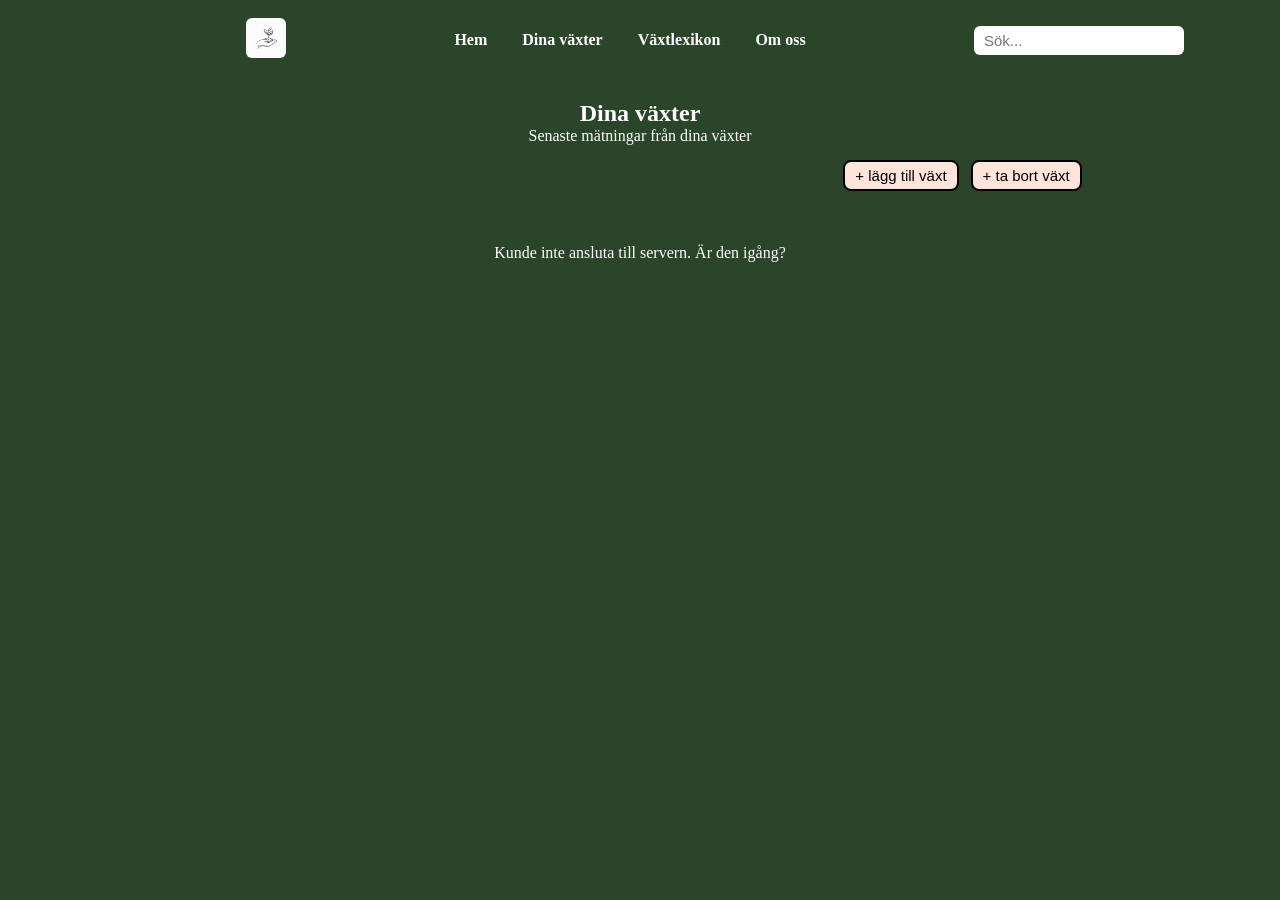
<file: Gymnasiearbete-main/Dinavaxter.html>
<!DOCTYPE html>
<html lang="en">
<head>
    <meta charset="UTF-8">
    <meta name="viewport" content="width=device-width, initial-scale=1.0">
    <title>Document</title>
    <link rel="stylesheet" href="style.css">
</head>
<body>
    <nav>
    <div id="inre-nav">

      <div id="logo">
        <a href="index.html"><img src="hands-nurturing-seedling-vector-10139374.avif" alt=""></a>
      </div>

      <div id="hamburger">
        <span></span>
        <span></span>
        <span></span>
      </div>

      <div id="länkar">
        <a href="index.html">Hem</a>
        <a href="Dinavaxter.html">Dina växter</a>
        <a href="Växtlexikon.html">Växtlexikon</a>
        <a href="OmOss.html">Om oss</a>
      </div>

      <div id="sökbar">
        <input type="text" placeholder="Sök...">
      </div>

    </div>
  </nav>

  <header>
    <h2>Dina växter</h2>
    <p>Senaste mätningar från dina växter</p>
  </header>

  <div id="knappar">
    <button id="lägg-till-knapp">+ lägg till växt</button>
    <button id="ta-bort-knapp">+ ta bort växt</button>
  </div>


  


  <div id="vaxter-container">
    <p id="laddning">Hämtar data...</p>
  </div>

  
  <script src="main.js"></script>

</body>
</html>
</file>
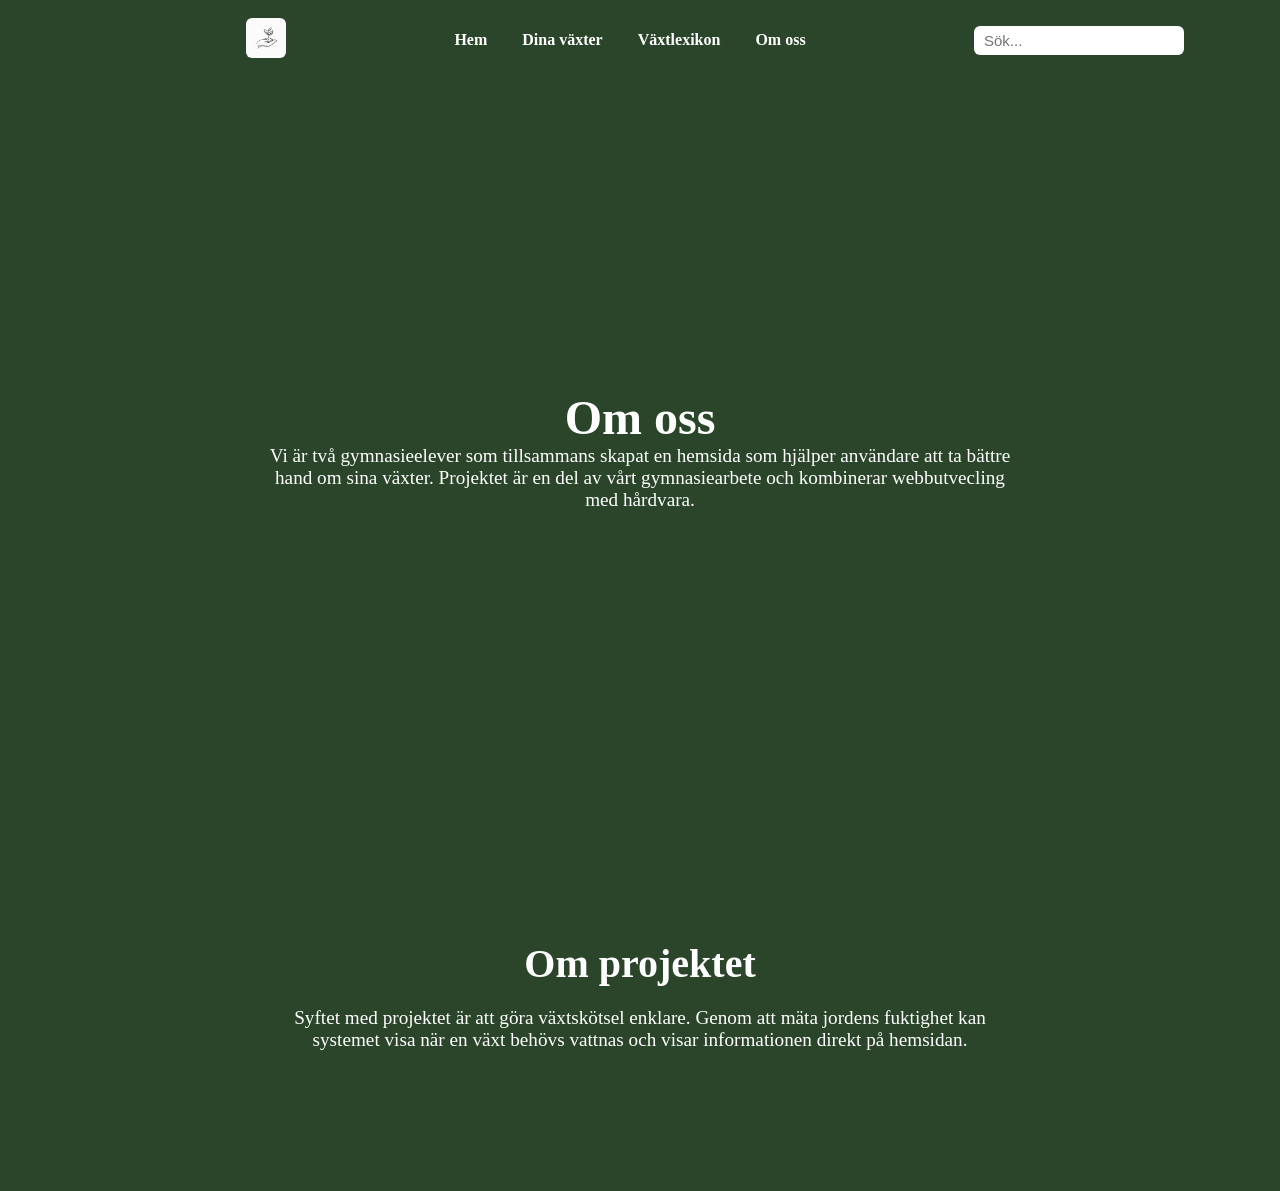
<file: Gymnasiearbete-main/OmOss.html>
<!DOCTYPE html>
<html lang="en">
<head>
    <meta charset="UTF-8">
    <meta name="viewport" content="width=device-width, initial-scale=1.0">
    <title>Document</title>
    <link rel="stylesheet" href="style.css">
</head>
<body>
    <nav>
    <div id="inre-nav">

      <div id="logo">
        <a href="index.html"><img src="hands-nurturing-seedling-vector-10139374.avif" alt=""></a>
      </div>

      <div id="hamburger">
        <span></span>
        <span></span>
        <span></span>
      </div>

      <div id="länkar">
        <a href="index.html">Hem</a>
        <a href="Dinavaxter.html">Dina växter</a>
        <a href="Växtlexikon.html">Växtlexikon</a>
        <a href="OmOss.html">Om oss</a>
      </div>

      <div id="sökbar">
        <input type="text" placeholder="Sök...">
      </div>

    </div>
  </nav>

  <section>
    <div id="content">
        <h2>Om oss</h2>
        <p>
          Vi är två gymnasieelever som tillsammans skapat en hemsida som hjälper användare att ta
          bättre hand om sina växter. Projektet är en del av vårt gymnasiearbete och kombinerar webbutvecling med hårdvara.
        </p>
    </div>
  </section>

  <div id="projekt">
    <h2>Om projektet</h2>
    <p>
      Syftet med projektet är att göra växtskötsel enklare. Genom att mäta jordens fuktighet
      kan systemet visa när en växt behövs vattnas och visar informationen direkt på hemsidan.
    </p>
  </div>


<script src="main.js"></script>
</body>
</html>
</file>
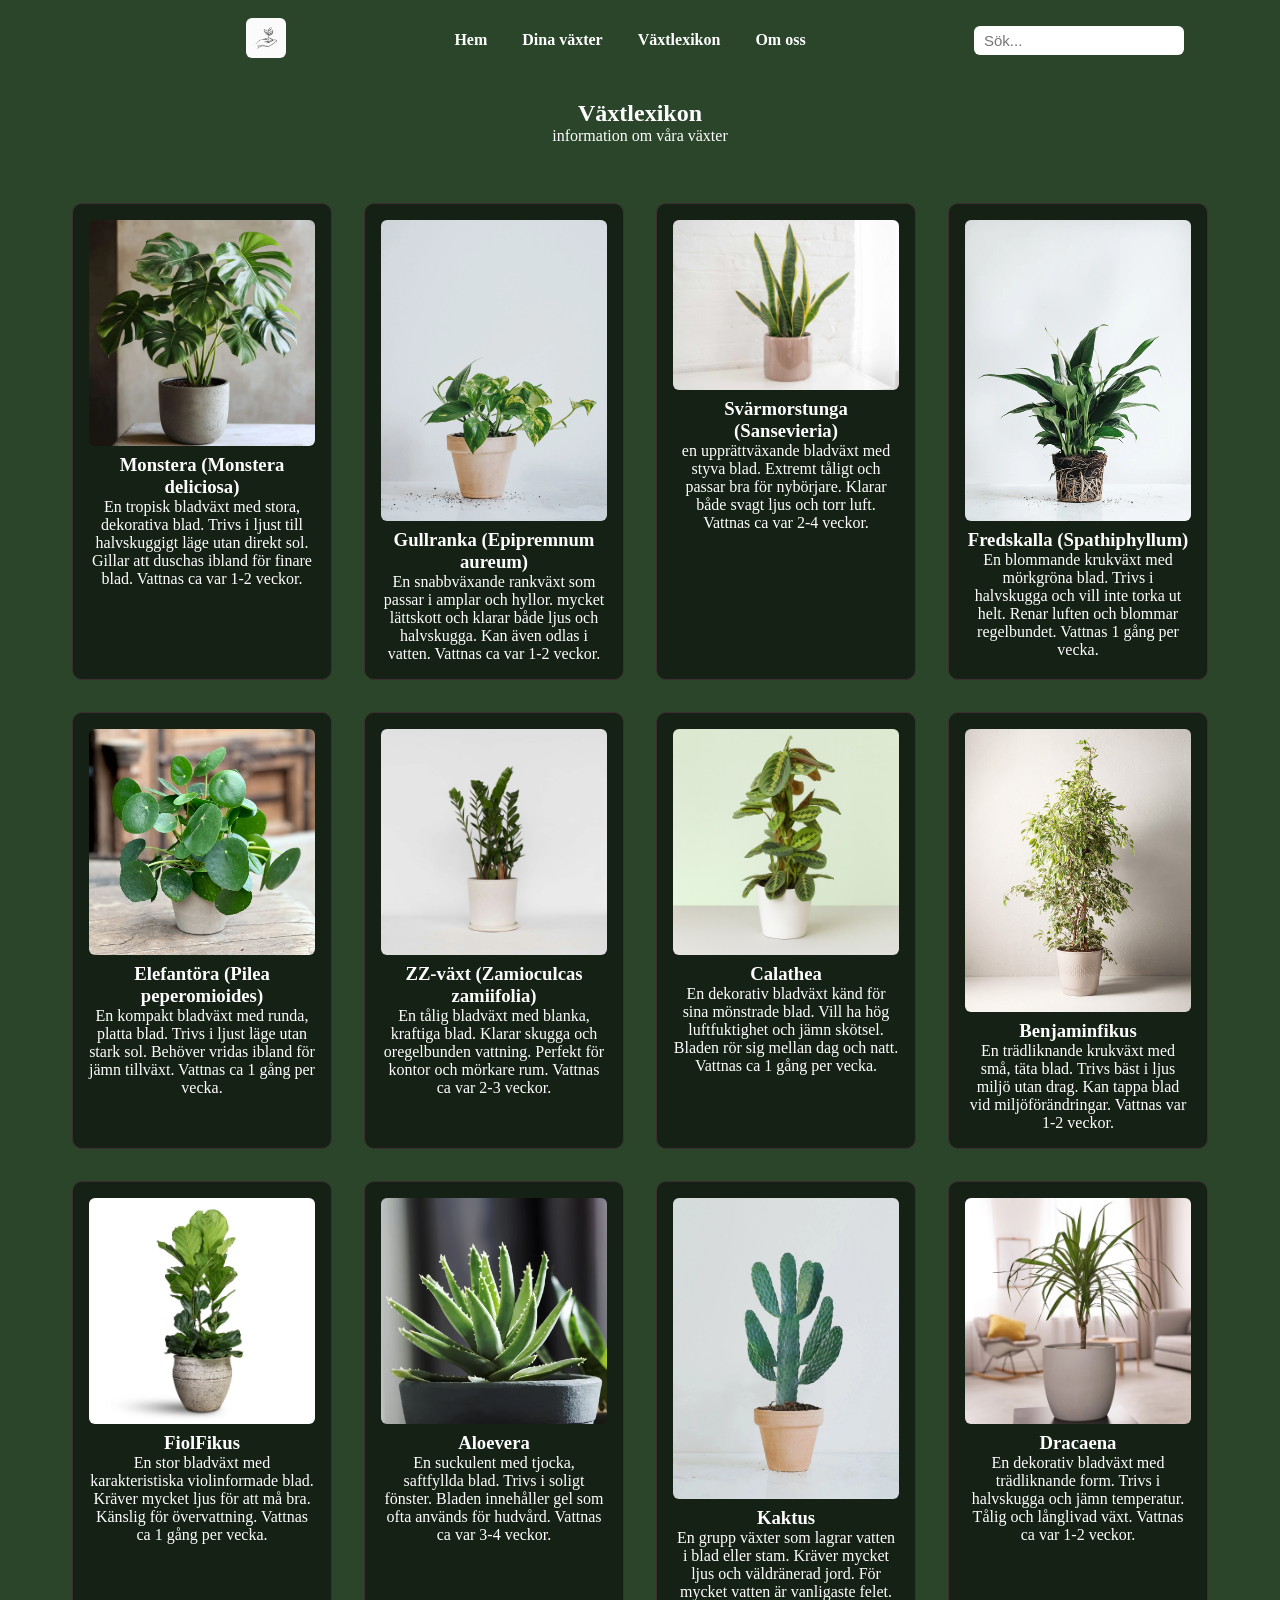
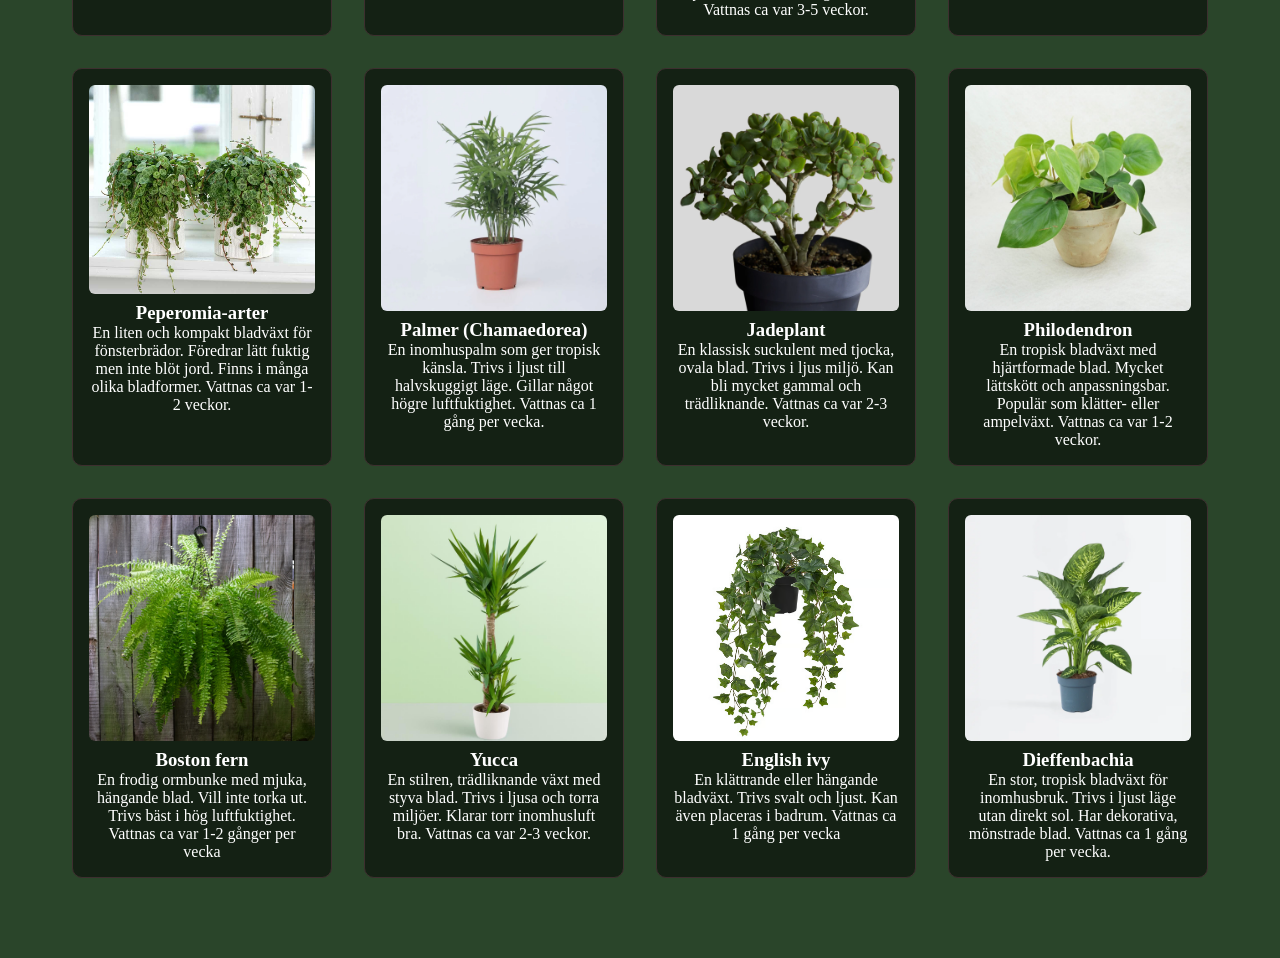
<file: Gymnasiearbete-main/Växtlexikon.html>
<!DOCTYPE html>
<html lang="en">
<head>
    <meta charset="UTF-8">
    <meta name="viewport" content="width=device-width, initial-scale=1.0">
    <title>Document</title>
    <link rel="stylesheet" href="style.css">
</head>
<body>
    <nav>
    <div id="inre-nav">

      <div id="logo">
        <a href="index.html"><img src="hands-nurturing-seedling-vector-10139374.avif" alt=""></a>
      </div>

      <div id="hamburger">
        <span></span>
        <span></span>
        <span></span>
      </div>

      <div id="länkar">
        <a href="index.html">Hem</a>
        <a href="Dinavaxter.html">Dina växter</a>
        <a href="Växtlexikon.html">Växtlexikon</a>
        <a href="OmOss.html">Om oss</a>
      </div>

      <div id="sökbar">
        <input type="text" placeholder="Sök...">
      </div>

    </div>
  </nav>

  

  <header>
    <h2>Växtlexikon</h2>
    <p>information om våra växter</p>
  </header>

  <div id="växtlexihela">
    <div id="växtlex">

    <div id="växt">
      <img src="Monstera.webp" alt="Monstera">
      <h3>Monstera (Monstera deliciosa)</h3>
      <p>
        En tropisk bladväxt med stora, dekorativa blad. Trivs i ljust till halvskuggigt läge utan direkt sol.
        Gillar att duschas ibland för finare blad. Vattnas ca var 1-2 veckor.
      </p>
    </div>

    <div id="växt">
      <img src="gullranka.webp" alt="Gullranka">
      <h3>Gullranka (Epipremnum aureum)</h3>
      <p>
        En snabbväxande rankväxt som passar i amplar och hyllor.
        mycket lättskott och klarar både ljus och halvskugga. Kan även odlas i vatten.
        Vattnas ca var 1-2 veckor.
      </p>
    </div>

    <div id="växt">
      <img src="Svärmorstunga.jpeg" alt="Svärmorstunga">
      <h3>Svärmorstunga (Sansevieria)</h3>
      <p>
        en upprättväxande bladväxt med styva blad.
        Extremt tåligt och passar bra för nybörjare. Klarar både svagt ljus och torr luft.
        Vattnas ca var 2-4 veckor.
      </p>
    </div>

    <div id="växt">
      <img src="fredskalla.webp" alt="Fredskalla">
      <h3>Fredskalla (Spathiphyllum)</h3>
      <p>
        En blommande krukväxt med mörkgröna blad.
        Trivs i halvskugga och vill inte torka ut helt. Renar luften och blommar regelbundet.
        Vattnas 1 gång per vecka.
      </p>
    </div>
    </div>


     <div id="växtlex">

    <div id="växt">
      <img src="Elefantöra.jpg" alt="Elefantöra">
      <h3>Elefantöra (Pilea peperomioides)</h3>
      <p>
        En kompakt bladväxt med runda, platta blad.
        Trivs i ljust läge utan stark sol. Behöver vridas ibland för jämn tillväxt.
        Vattnas ca 1 gång per vecka.
      </p>
    </div>

    <div id="växt">
      <img src="ZZ-växt.webp" alt="ZZ-växt">
      <h3>ZZ-växt (Zamioculcas zamiifolia)</h3>
      <p>
        En tålig bladväxt med blanka, kraftiga blad.
        Klarar skugga och oregelbunden vattning. Perfekt för kontor och mörkare rum.
        Vattnas ca var 2-3 veckor.
      </p>
    </div>

    <div id="växt">
      <img src="Calathea.jpg" alt="Calathea">
      <h3>Calathea</h3>
      <p>
        En dekorativ bladväxt känd för sina mönstrade blad.
        Vill ha hög luftfuktighet och jämn skötsel. Bladen rör sig mellan dag och natt.
        Vattnas ca 1 gång per vecka.
      </p>
    </div>

    <div id="växt">
      <img src="Benjaminfikus.jpg" alt="Benjaminfikus">
      <h3>Benjaminfikus</h3>
      <p>
        En trädliknande krukväxt med små, täta blad.
        Trivs bäst i ljus miljö utan drag. Kan tappa blad vid miljöförändringar.
        Vattnas var 1-2 veckor.
      </p>
    </div>

    </div>


    <div id="växtlex">

    <div id="växt">
      <img src="Ficus lyrata.webp" alt="Ficus-lyrata">
      <h3>FiolFikus</h3>
      <p>
        En stor bladväxt med karakteristiska violinformade blad.
        Kräver mycket ljus för att må bra. Känslig för övervattning.
        Vattnas ca 1 gång per vecka.
      </p>
    </div>

    <div id="växt">
      <img src="Aloevera.avif" alt="Aloevera">
      <h3>Aloevera</h3>
      <p>
        En suckulent med tjocka, saftfyllda blad.
        Trivs i soligt fönster. Bladen innehåller gel som ofta används för hudvård.
        Vattnas ca var 3-4 veckor.
      </p>
    </div>

    <div id="växt">
      <img src="Kaktus.webp" alt="Kaktus">
      <h3>Kaktus</h3>
      <p>
        En grupp växter som lagrar vatten i blad eller stam.
        Kräver mycket ljus och väldränerad jord. För mycket vatten är vanligaste felet.
        Vattnas ca var 3-5 veckor.
      </p>
    </div>

    <div id="växt">
      <img src="Dracaena.avif" alt="Dracaena">
      <h3>Dracaena</h3>
      <p>
        En dekorativ bladväxt med trädliknande form.
        Trivs i halvskugga och jämn temperatur. Tålig och långlivad växt.
        Vattnas ca var 1-2 veckor.
      </p>
    </div>

    </div>


    <div id="växtlex">

    <div id="växt">
      <img src="Peperomia.jpg" alt="Peperomia-arter">
      <h3>Peperomia-arter</h3>
      <p>
        En liten och kompakt bladväxt för fönsterbrädor.
        Föredrar lätt fuktig men inte blöt jord. Finns i många olika bladformer.
        Vattnas ca var 1-2 veckor.
      </p>
    </div>

    <div id="växt">
      <img src="Chamaedorea.webp" alt="Chamaedorea">
      <h3>Palmer (Chamaedorea)</h3>
      <p>
        En inomhuspalm som ger tropisk känsla.
        Trivs i ljust till halvskuggigt läge. Gillar något högre luftfuktighet.
        Vattnas ca 1 gång per vecka.
      </p>
    </div>

    <div id="växt">
      <img src="Jadeplant.webp" alt="Jadeplant">
      <h3>Jadeplant</h3>
      <p>
        En klassisk suckulent med tjocka, ovala blad.
        Trivs i ljus miljö. Kan bli mycket gammal och trädliknande.
        Vattnas ca var 2-3 veckor.
      </p>
    </div>

    <div id="växt">
      <img src="Philodendron.jpg" alt="Philodendron">
      <h3>Philodendron</h3>
      <p>
        En tropisk bladväxt med hjärtformade blad.
        Mycket lättskött och anpassningsbar. Populär som klätter- eller ampelväxt.
        Vattnas ca var 1-2 veckor.
      </p>
    </div>

    </div>


    <div id="växtlex">

    <div id="växt">
      <img src="Boston fern.webp" alt="Bostonfern">
      <h3>Boston fern</h3>
      <p>
        En frodig ormbunke med mjuka, hängande blad.
        Vill inte torka ut. Trivs bäst i hög luftfuktighet.
        Vattnas ca var 1-2 gånger per vecka
      </p>
    </div>

    <div id="växt">
      <img src="Yucca.jpg" alt="Yucca">
      <h3>Yucca</h3>
      <p>
        En stilren, trädliknande växt med styva blad.
        Trivs i ljusa och torra miljöer. Klarar torr inomhusluft bra.
        Vattnas ca var 2-3 veckor.
      </p>
    </div>

    <div id="växt">
      <img src="English-ivy.avif" alt="English-ivy">
      <h3>English ivy </h3>
      <p>
        En klättrande eller hängande bladväxt.
        Trivs svalt och ljust. Kan även placeras i badrum.
        Vattnas ca 1 gång per vecka
      </p>
    </div>

    <div id="växt">
      <img src="Dieffenbachia.webp" alt="Dieffenbachia">
      <h3>Dieffenbachia</h3>
      <p>
        En stor, tropisk bladväxt för inomhusbruk.
        Trivs i ljust läge utan direkt sol. Har dekorativa, mönstrade blad.
        Vattnas ca 1 gång per vecka.
      </p>
    </div>
    </div>

  </div>


 <script src="main.js"></script>
</body>
</html>
</file>
<file: Gymnasiearbete-main/style.css>
* {
    margin: 0;
    padding: 0;
    box-sizing: border-box;
}

body {
    background-color: #2a452a
}

section {
    position: relative;
    width: 100%;
    min-height: 100vh;
    display: flex;
    justify-content: center;
    align-items: center;
    overflow: hidden;
}

section > video {
    position: absolute;
    top: 0;
    left: 0;
    width: 100%;
    height: 100%;
    object-fit: cover;
    pointer-events: none;
    z-index: 0;
}

#content {
    position: relative;
    z-index: 1;
    text-align: center;
    max-width: 800px;
    margin: 0 auto;
    padding: 40px 20px;
}

#content > h2 {
    position: relative;
    color: white;
    font-size: 3em;
}

#content > p {
    position: relative;
    color: white;
    font-size: 1.2em;
}

#projekt {
    max-width: 800px;
    margin: 0 auto 100px auto;
    padding: 40px 20px;
    text-align: center;
    color: white;
}

#projekt > h2 {
    font-size: 2.5em;
    margin-bottom: 20px;
}

#projekt > p {
    font-size: 1.2em;
}

nav {
    position: fixed;
    top: 0;
    left: 0;
    width: 100%;
    z-index: 5;
    padding: 18px 0;
}

#inre-nav {
    width: 85%;
    margin: 0 auto;
    display: flex;
    align-items: center;
    justify-content: space-between;
}

#logo {
    padding-left: 150px;
}

#logo > a > img  {
    height: 40px;
    border-radius: 6px;
}

#länkar {
    display: flex;
    gap: 35px;
    justify-content: center;
    align-items: center;
}

#länkar a {
    color: white;
    text-decoration: none;
    font-weight: 600;
    font-size: 1rem;
}

#länkar a:hover {
    opacity: 0.7;
    text-shadow: 2px 2px 5px black;
}

#sökbar input {
    padding: 6px 10px;
    border: none;
    border-radius: 6px;
    font-size: 15px;
}

header{
    text-align: center;
    color: white;
    padding: 100px 20px 10px;
}

#växtlexihela {
    padding: 3rem 2rem;
    max-width: 1200px;
    margin: auto ;
}

#växtlex {
    display: grid;
    gap: 2rem;
    margin-bottom: 2rem;
    grid-template-columns: repeat(4, 1fr);
}

#växt {
    background-color: rgba(0, 0, 0, 0.525);
    border: 1px solid rgb(61, 47, 47);
    border-radius: 10px;
    padding: 1rem;
    color: #ffffff;
    text-align: center;
    transition: 0.3s ease;
}

#växt > h3 > p {
    text-align: end;
}

#växt > img {
    max-width: 100%;
    height: auto;
    border-radius: 6px;
    margin-bottom: 0.5rem;
    display: block;
}

#hamburger {
    display: none;
    flex-direction: column;
    gap: 5px;
    }

#hamburger span {
    width: 25px;
    height: 3px;
    background: white;
    border-radius: 3px;
}




@media (max-width: 1100px) {

    #inre-nav {
        width: 95%;
    }

    #logo {
        padding-left: 0;
    }

    #länkar {
        gap: 20px;
    }

    #content > h2 {
        font-size: 2.5em;
    }

    #content > p {
        font-size: 1.1em;
    }

    #projekt > h2 {
        font-size: 2em;
    }

    #växtlex {
        grid-template-columns: repeat(2, 1fr);
    }
}





@media (max-width: 750px) {

    nav {
        padding: 10px 0;
    }

    #inre-nav {
        flex-direction: column;
        gap: 15px;
    }

    #logo {
        padding-left: 0;
    }

    #hamburger {
        display: flex;
    }

    #länkar {
        display: none;
        flex-direction: column;
        gap: 15px;
        background-color: rgba(0, 0, 0, 0.9);
        position: absolute;
        top: 70px;
        left: 0;
        width: 100%;
        padding: 20px 0;
        text-align: center;
    }

    #länkar a {
        font-size: 1.1rem;
    }

    #länkar.active {
        display: flex;
    }

    #sökbar {
        display: none;
    }

    #sökbar input {
        width: 100%;
        max-width: 200px;
    }

    section {
        min-height: 80vh;
    }

    #content {
        padding: 20px 15px;
    }

    #content > h2 {
        font-size: 2em;
    }

    #content > p {
        font-size: 1em;
    }

    header {
        padding-top: 120px;
    }

    #projekt {
        padding: 20px 15px;
    }

    #projekt > h2 {
        font-size: 1.8em;
    }

    #projekt > p {
        font-size: 1em;
    }

    #växtlexihela {
        padding: 2rem 1rem;
    }

    #växtlex { 
        grid-template-columns: 1fr;
    }
}



#vaxter-container {
  display: flex;
  flex-wrap: wrap;
  gap: 24px;
  padding: 48px 32px;
  max-width: 1200px;
  margin: auto;
  justify-content: center;
}

.vaxt-kort {
  background-color: rgb(48, 48, 48);
  border: 2px solid;
  border-radius: 10px;
  padding: 24px;
  color: white;
  text-align: center;
  width: 250px;
}

.vaxt-status {
  font-size: 15px;
  font-weight: bold;
  margin-bottom: 8px;
  color: white;
}

.tid {
  font-size: 13px;
  opacity: 0.7;
  margin-top: 8px;
}

#knappar{
    display: flex;
    justify-content: center;
    padding: 5px;
    gap: 12px;
    max-width: 1200px;
    margin: auto;
    padding-left: 650px;
}

#lägg-till-knapp{
    background-color: rgb(255, 229, 217);
    color: black;
    border: 2px solid black;
    border-radius: 8px;
    padding: 5px 10px;
    font-size: 15px;    
}

#lägg-till-knapp:hover{
    box-shadow: 0 0 10px black;
    
}

#ta-bort-knapp{
    background-color: rgb(255, 229, 217);
    color: black;
    border: 2px solid black;
    border-radius: 8px;
    padding: 5px 10px;
    font-size: 15px;    
}

#ta-bort-knapp:hover{
    box-shadow: 0 0 10px black;
    
}
</file>
